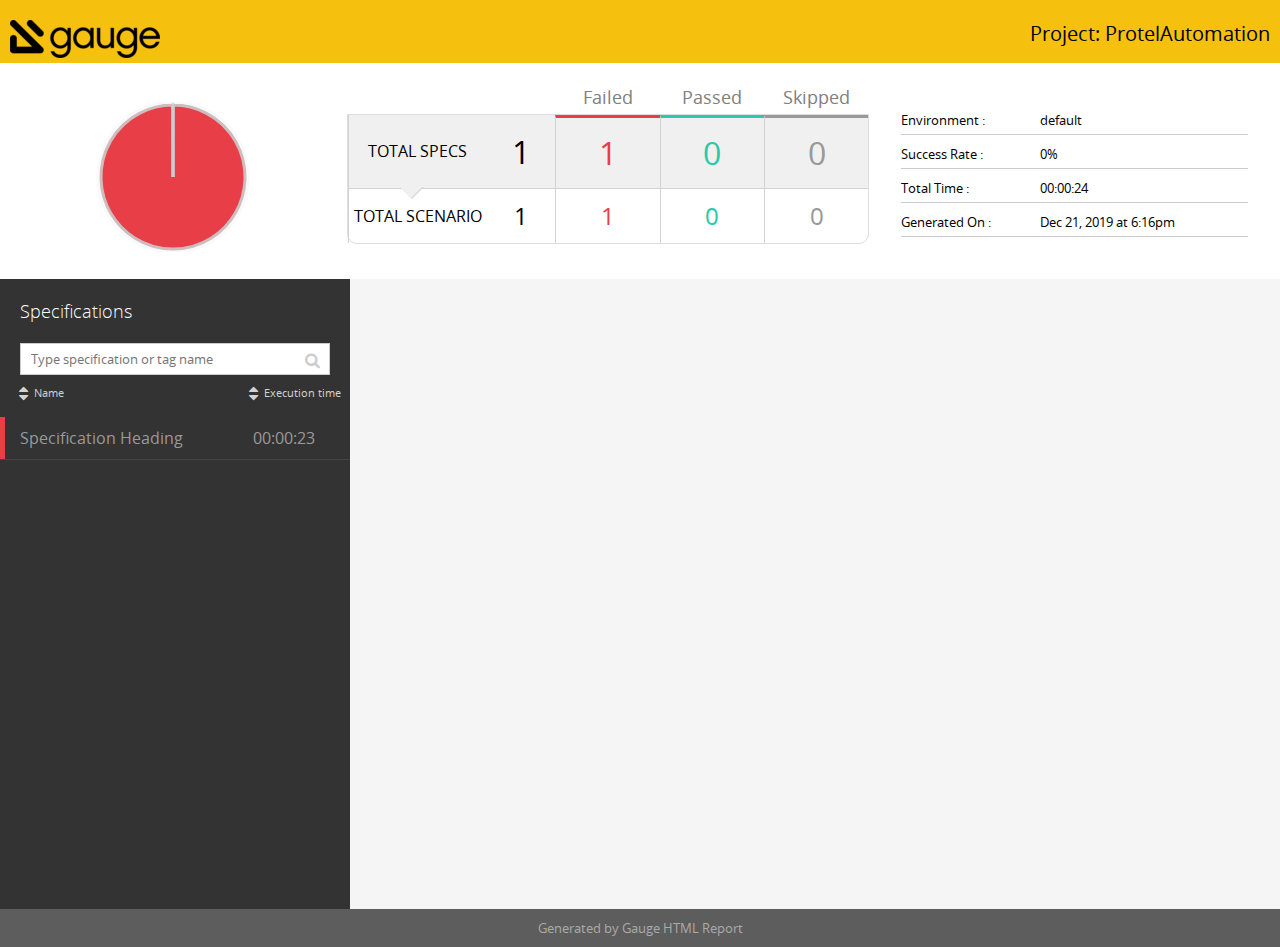
<file: reports/html-report/index.html>
<!doctype html>
<html>
<head>
    <meta http-equiv="X-UA-Compatible" content="IE=9; IE=8; IE=7; IE=EDGE"/>
    <meta charset="utf-8"/>
    <title>Gauge Test Results</title>
    <link rel="shortcut icon" type="image/x-icon" href="images/favicon.ico">
    <link rel="stylesheet" type="text/css" href="css/open-sans.css">
    <link rel="stylesheet" type="text/css" href="css/font-awesome.css">
    <link rel="stylesheet" type="text/css" href="css/normalize.css"/>
    <link rel="stylesheet" type="text/css" href="css/style.css"/>
</head>
<body>
<header class="top">
    <div class="header">
        <div class="container">
            <div class="logo">
                <a href="."><img src="images/gaugeLogo.png" alt="Report logo"></a>
            </div>
            <h2 class="project">Project: ProtelAutomation</h2>
        </div>
    </div>
</header>
<main class="main-container">
    <div class="container">


        <div class="report-overview">
            <div class="report_chart">
                <div class="chart">
                    <svg id="pie-chart" data-results="1,0,0" data-total="1">
                        <path class="status failed"/>
                        <path class="shadow failed" data-status="failed"><title>Failed: 1/1</title></path>
                        <path class="status passed"/>
                        <path class="shadow passed" data-status="passed"><title>Passed: 0/1</title></path>
                        <path class="status skipped"/>
                        <path class="shadow skipped" data-status="skipped"><title>Skipped: 0/1</title></path>
                    </svg>
                </div>
            </div>
            <div class="report_test-results">
                <div class="report_test-result specs">
                    <div class="total-specs" title="Filter all specs"><span class="txt">Total specs</span><span
                            class="value">1</span></div>
                    <div class="fail spec-filter" data-status="failed" title="Filter failed specs"><span
                            class="value">1</span></div>
                    <div class="pass spec-filter" data-status="passed" title="Filter passed specs"><span
                            class="value">0</span></div>
                    <div class="skip spec-filter" data-status="skipped" title="Filter skipped specs"><span
                            class="value">0</span></div>
                </div>
                <div class="report_test-result scenarios">
                    <div class="total-scenarios"><span class="txt">Total scenario</span><span class="value">1</span>
                    </div>
                    <div class="fail scenario-stats" data-status="failed"><span class="value">1</span></div>
                    <div class="pass scenario-stats" data-status="passed"><span class="value">0</span></div>
                    <div class="skip scenario-stats" data-status="skipped"><span class="value">0</span></div>
                </div>
            </div>
            <div class="report_details">
                <ul>
                    <li>
                        <label>Environment </label>
                        <span>default</span>
                    </li>

                    <li>
                        <label>Success Rate </label>
                        <span>0%</span>
                    </li>
                    <li>
                        <label>Total Time </label>
                        <span>00:00:24</span>
                    </li>
                    <li>
                        <label>Generated On </label>
                        <span>Dec 21, 2019 at 6:16pm</span>
                    </li>
                </ul>


            </div>
        </div>


        <div class="specifications">


            <aside class="sidebar">
                <h3 class="title">Specifications</h3>
                <div class="searchbar">
                    <input id="searchSpecifications" placeholder="Type specification or tag name" type="text"/>
                    <i class="fa fa-search"></i>
                </div>
                <div class='specs-sorting'>
                    <div class="sort sort-specs-name" data-sort-by="specs-name"><span class='sort-icons'><i
                            class="fa fa-caret-up"></i><i class="fa fa-caret-down"></i></span><span>Name</span></div>
                    <div class="sort sort-execution-time" data-sort-by="execution-time"><span class='sort-icons'><i
                            class="fa fa-caret-up"></i><i
                            class="fa fa-caret-down"></i></span><span>Execution time</span></div>
                </div>
                <div id="listOfSpecifications">
                    <ul id="scenarios" class="spec-list">

                        <a href="specs/Login.html">

                            <li class='failed spec-name'>

                                <span id="scenarioName" class="scenarioname">Specification Heading</span>
                                <span id="time" class="time">00:00:23</span>
                            </li>
                        </a>

                    </ul>
                </div>
            </aside>


        </div>
    </div>
</main>

<footer class="footer">
    <div class="container">
        <p>Generated by Gauge HTML Report</p>
    </div>
</footer>


<script type="text/javascript">
    var loadingImage = "images/loading.gif";
    var closeButton = "images/close.gif";
</script>
<script src="js/lightbox.js"></script>
<script src="js/jquery-3.1.0.min.js" type="text/javascript"></script>
<script src="js/auto-complete.min.js" type="text/javascript"></script>
<script src="js/clipboard.min.js" type="text/javascript"></script>
<script src="js/search_index.js" type="text/javascript"></script>
<script src="js/main.js" type="text/javascript"></script>
</body>
</html>
</file>
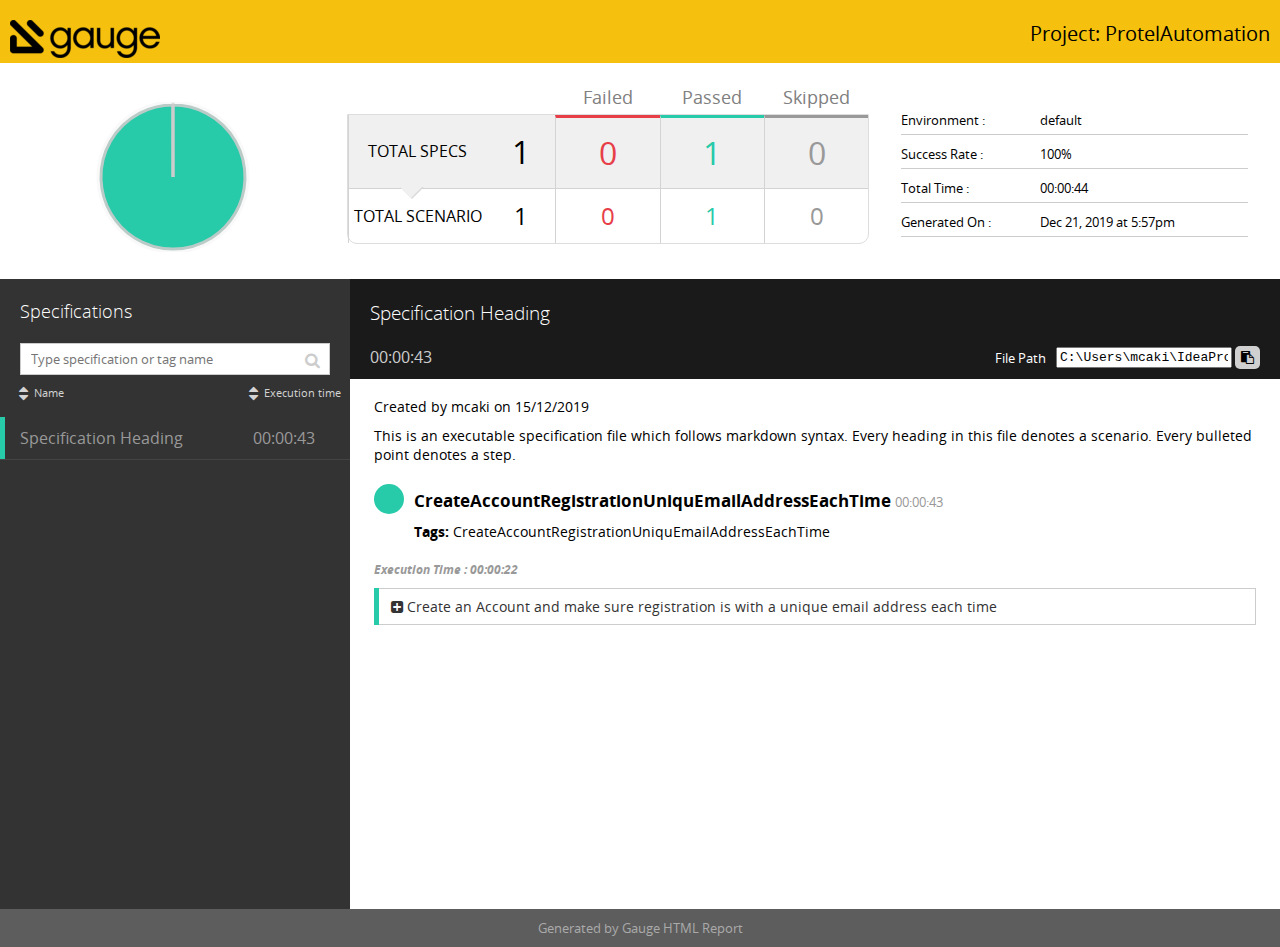
<file: reports/html-report/specs/CreateAccount.html>
<!doctype html>
<html>
<head>
    <meta http-equiv="X-UA-Compatible" content="IE=9; IE=8; IE=7; IE=EDGE"/>
    <meta charset="utf-8"/>
    <title>Gauge Test Results</title>
    <link rel="shortcut icon" type="image/x-icon" href="../images/favicon.ico">
    <link rel="stylesheet" type="text/css" href="../css/open-sans.css">
    <link rel="stylesheet" type="text/css" href="../css/font-awesome.css">
    <link rel="stylesheet" type="text/css" href="../css/normalize.css"/>
    <link rel="stylesheet" type="text/css" href="../css/style.css"/>
</head>
<body>
<header class="top">
    <div class="header">
        <div class="container">
            <div class="logo">
                <a href=".."><img src="../images/gaugeLogo.png" alt="Report logo"></a>
            </div>
            <h2 class="project">Project: ProtelAutomation</h2>
        </div>
    </div>
</header>
<main class="main-container">
    <div class="container">


        <div class="report-overview">
            <div class="report_chart">
                <div class="chart">
                    <svg id="pie-chart" data-results="0,1,0" data-total="1">
                        <path class="status failed"/>
                        <path class="shadow failed" data-status="failed"><title>Failed: 0/1</title></path>
                        <path class="status passed"/>
                        <path class="shadow passed" data-status="passed"><title>Passed: 1/1</title></path>
                        <path class="status skipped"/>
                        <path class="shadow skipped" data-status="skipped"><title>Skipped: 0/1</title></path>
                    </svg>
                </div>
            </div>
            <div class="report_test-results">
                <div class="report_test-result specs">
                    <div class="total-specs" title="Filter all specs"><span class="txt">Total specs</span><span
                            class="value">1</span></div>
                    <div class="fail spec-filter" data-status="failed" title="Filter failed specs"><span
                            class="value">0</span></div>
                    <div class="pass spec-filter" data-status="passed" title="Filter passed specs"><span
                            class="value">1</span></div>
                    <div class="skip spec-filter" data-status="skipped" title="Filter skipped specs"><span
                            class="value">0</span></div>
                </div>
                <div class="report_test-result scenarios">
                    <div class="total-scenarios"><span class="txt">Total scenario</span><span class="value">1</span>
                    </div>
                    <div class="fail scenario-stats" data-status="failed"><span class="value">0</span></div>
                    <div class="pass scenario-stats" data-status="passed"><span class="value">1</span></div>
                    <div class="skip scenario-stats" data-status="skipped"><span class="value">0</span></div>
                </div>
            </div>
            <div class="report_details">
                <ul>
                    <li>
                        <label>Environment </label>
                        <span>default</span>
                    </li>

                    <li>
                        <label>Success Rate </label>
                        <span>100%</span>
                    </li>
                    <li>
                        <label>Total Time </label>
                        <span>00:00:44</span>
                    </li>
                    <li>
                        <label>Generated On </label>
                        <span>Dec 21, 2019 at 5:57pm</span>
                    </li>
                </ul>


            </div>
        </div>


        <div class="specifications">


            <aside class="sidebar">
                <h3 class="title">Specifications</h3>
                <div class="searchbar">
                    <input id="searchSpecifications" placeholder="Type specification or tag name" type="text"/>
                    <i class="fa fa-search"></i>
                </div>
                <div class='specs-sorting'>
                    <div class="sort sort-specs-name" data-sort-by="specs-name"><span class='sort-icons'><i
                            class="fa fa-caret-up"></i><i class="fa fa-caret-down"></i></span><span>Name</span></div>
                    <div class="sort sort-execution-time" data-sort-by="execution-time"><span class='sort-icons'><i
                            class="fa fa-caret-up"></i><i
                            class="fa fa-caret-down"></i></span><span>Execution time</span></div>
                </div>
                <div id="listOfSpecifications">
                    <ul id="scenarios" class="spec-list">

                        <a href="CreateAccount.html">

                            <li class='passed spec-name'>

                                <span id="scenarioName" class="scenarioname">Specification Heading</span>
                                <span id="time" class="time">00:00:43</span>
                            </li>
                        </a>

                    </ul>
                </div>
            </aside>


            <div id="specificationContainer" class="details">
                <header class="curr-spec">
                    <div class="spec-head-wrapper">
                        <h3 class="spec-head"
                            title="C:\Users\mcaki\IdeaProjects\ProtelAutomation\specs\CreateAccount.spec">Specification
                            Heading</h3>
                        <div class="hidden report_test-results" alt="Scenarios" title="Scenarios">
                            <ul>
                                <li class="fail"><span class="value">0</span><span class="txt">Failed</span></li>
                                <li class="pass"><span class="value">1</span><span class="txt">Passed</span></li>
                                <li class="skip"><span class="value">0</span><span class="txt">Skipped</span></li>
                            </ul>
                        </div>
                    </div>
                    <div class="spec-meta">
                        <div class="spec-filename">
                            <label for="specFileName">File Path</label>
                            <input id="specFileName"
                                   value="C:\Users\mcaki\IdeaProjects\ProtelAutomation\specs\CreateAccount.spec"
                                   readonly/>
                            <button class="clipboard-btn" data-clipboard-target="#specFileName"
                                    title="Copy to Clipboard">
                                <i class="fa fa-clipboard" aria-hidden="true" title="Copy to Clipboard"></i>
                            </button>
                        </div>
                        <span class="time">00:00:43</span>
                    </div>


                </header>
                <div id="specItemsContainer">


                    <div class="content">
    
  
  <span><p>Created by mcaki on 15/12/2019</p>

<p>This is an executable specification file which follows markdown syntax.
Every heading in this file denotes a scenario. Every bulleted point denotes a step.</p>
</span>


                        <div class='scenario-container passed'>


                            <div class="scenario-head">
                                <h3 class="head borderBottom">CreateAccountRegistrationUniquEmailAddressEachTime</h3>
                                <span class="time">00:00:43</span>


                                <div class="tags scenario_tags contentSection">
                                    <strong>Tags:</strong>

                                    <span> CreateAccountRegistrationUniquEmailAddressEachTime</span>

                                </div>


                            </div>


                            <div class='step concept'>


                                <h5 class='execution-time'>
                                    <span class='time'>Execution Time : 00:00:22</span>
                                </h5>

                                <div class='step-info passed'>

                                    <ul>
                                        <li class='step'>
                                            <div class='step-txt'>


                                                <i class="fa fa-plus-square" aria-hidden="true"></i>


                                                <span>
        Create an Account and make sure registration is with a unique email address each time
      </span>


                                            </div>

                                        </li>
                                    </ul>
                                </div>
                            </div>
                            <div class='concept-steps'>


                                <div class='step'>


                                    <h5 class='execution-time'>
                                        <span class='time'>Execution Time : 00:00:03</span>
                                    </h5>

                                    <div class='step-info passed'>

                                        <ul>
                                            <li class='step'>
                                                <div class='step-txt'>


  
  

  
  

  
  
  
    
      <span>
        Go to 
      </span>


                                                    <span class='parameter'>"https://generator.email/"</span>


                                                    <span>
         address
      </span>


                                                </div>


                                            </li>
                                        </ul>
                                    </div>
                                </div>


                                <div class='step'>


                                    <h5 class='execution-time'>
                                        <span class='time'>Execution Time : 00:00:00</span>
                                    </h5>

                                    <div class='step-info passed'>

                                        <ul>
                                            <li class='step'>
                                                <div class='step-txt'>


                                                    <span class='parameter'>"EmailDegeri"</span>


                                                    <span>
         degerini getText ile Al
      </span>


                                                </div>


                                            </li>
                                        </ul>
                                    </div>
                                </div>


                                <div class='step'>


                                    <h5 class='execution-time'>
                                        <span class='time'>Execution Time : 00:00:00</span>
                                    </h5>

                                    <div class='step-info passed'>

                                        <ul>
                                            <li class='step'>
                                                <div class='step-txt'>


  
  

  
  

  
  
  
    
      <span>
        Back Page
      </span>


                                                </div>


                                            </li>
                                        </ul>
                                    </div>
                                </div>


                                <div class='step'>


                                    <h5 class='execution-time'>
                                        <span class='time'>Execution Time : 00:00:02</span>
                                    </h5>

                                    <div class='step-info passed'>

                                        <ul>
                                            <li class='step'>
                                                <div class='step-txt'>


  
  

  
  

  
  
  
    
      <span>
        Click to element 
      </span>


                                                    <span class='parameter'>"signIn"</span>


                                                </div>


                                            </li>
                                        </ul>
                                    </div>
                                </div>


                                <div class='step'>


                                    <h5 class='execution-time'>
                                        <span class='time'>Execution Time : 00:00:00</span>
                                    </h5>

                                    <div class='step-info passed'>

                                        <ul>
                                            <li class='step'>
                                                <div class='step-txt'>


                                                    <span class='parameter'>"emailCheck"</span>


                                                    <span>
         li elemana alınan değeri yapıştır
      </span>


                                                </div>


                                            </li>
                                        </ul>
                                    </div>
                                </div>


                                <div class='step'>


                                    <h5 class='execution-time'>
                                        <span class='time'>Execution Time : 00:00:05</span>
                                    </h5>

                                    <div class='step-info passed'>

                                        <ul>
                                            <li class='step'>
                                                <div class='step-txt'>


  
  

  
  

  
  
  
    
      <span>
        Wait 
      </span>


                                                    <span class='parameter'>"5"</span>


                                                    <span>
         seconds
      </span>


                                                </div>


                                            </li>
                                        </ul>
                                    </div>
                                </div>


                                <div class='step'>


                                    <h5 class='execution-time'>
                                        <span class='time'>Execution Time : 00:00:00</span>
                                    </h5>

                                    <div class='step-info passed'>

                                        <ul>
                                            <li class='step'>
                                                <div class='step-txt'>


  
  

  
  

  
  
  
    
      <span>
        Click to element 
      </span>


                                                    <span class='parameter'>"submitEmail"</span>


                                                </div>


                                            </li>
                                        </ul>
                                    </div>
                                </div>


                                <div class='step'>


                                    <h5 class='execution-time'>
                                        <span class='time'>Execution Time : 00:00:01</span>
                                    </h5>

                                    <div class='step-info passed'>

                                        <ul>
                                            <li class='step'>
                                                <div class='step-txt'>


  
  

  
  

  
  
  
    
      <span>
        Wait 
      </span>


                                                    <span class='parameter'>"1"</span>


                                                    <span>
         seconds
      </span>


                                                </div>


                                            </li>
                                        </ul>
                                    </div>
                                </div>


                                <div class='step'>


                                    <h5 class='execution-time'>
                                        <span class='time'>Execution Time : 00:00:01</span>
                                    </h5>

                                    <div class='step-info passed'>

                                        <ul>
                                            <li class='step'>
                                                <div class='step-txt'>


  
  

  
  

  
  
  
    
      <span>
        Click to element 
      </span>


                                                    <span class='parameter'>"Gender"</span>


                                                </div>


                                            </li>
                                        </ul>
                                    </div>
                                </div>


                                <div class='step'>


                                    <h5 class='execution-time'>
                                        <span class='time'>Execution Time : 00:00:00</span>
                                    </h5>

                                    <div class='step-info passed'>

                                        <ul>
                                            <li class='step'>
                                                <div class='step-txt'>


  
  

  
  

  
  
  
    
      <span>
        Write value 
      </span>


                                                    <span class='parameter'>"John "</span>


                                                    <span>
         to element 
      </span>


                                                    <span class='parameter'>"firstName"</span>


                                                </div>


                                            </li>
                                        </ul>
                                    </div>
                                </div>


                                <div class='step'>


                                    <h5 class='execution-time'>
                                        <span class='time'>Execution Time : 00:00:00</span>
                                    </h5>

                                    <div class='step-info passed'>

                                        <ul>
                                            <li class='step'>
                                                <div class='step-txt'>


  
  

  
  

  
  
  
    
      <span>
        Write value 
      </span>


                                                    <span class='parameter'>"S. Dickerson"</span>


                                                    <span>
         to element 
      </span>


                                                    <span class='parameter'>"lasttName"</span>


                                                </div>


                                            </li>
                                        </ul>
                                    </div>
                                </div>


                                <div class='step'>


                                    <h5 class='execution-time'>
                                        <span class='time'>Execution Time : 00:00:00</span>
                                    </h5>

                                    <div class='step-info passed'>

                                        <ul>
                                            <li class='step'>
                                                <div class='step-txt'>


  
  

  
  

  
  
  
    
      <span>
        Write value 
      </span>


                                                    <span class='parameter'>"123456"</span>


                                                    <span>
         to element 
      </span>


                                                    <span class='parameter'>"password"</span>


                                                </div>


                                            </li>
                                        </ul>
                                    </div>
                                </div>


                                <div class='step'>


                                    <h5 class='execution-time'>
                                        <span class='time'>Execution Time : 00:00:00</span>
                                    </h5>

                                    <div class='step-info passed'>

                                        <ul>
                                            <li class='step'>
                                                <div class='step-txt'>


  
  

  
  

  
  
  
    
      <span>
        select date of birth element
      </span>


                                                </div>


                                            </li>
                                        </ul>
                                    </div>
                                </div>


                                <div class='step'>


                                    <h5 class='execution-time'>
                                        <span class='time'>Execution Time : 00:00:00</span>
                                    </h5>

                                    <div class='step-info passed'>

                                        <ul>
                                            <li class='step'>
                                                <div class='step-txt'>


  
  

  
  

  
  
  
    
      <span>
        Click to element 
      </span>


                                                    <span class='parameter'>"Newsletter"</span>


                                                </div>


                                            </li>
                                        </ul>
                                    </div>
                                </div>


                                <div class='step'>


                                    <h5 class='execution-time'>
                                        <span class='time'>Execution Time : 00:00:00</span>
                                    </h5>

                                    <div class='step-info passed'>

                                        <ul>
                                            <li class='step'>
                                                <div class='step-txt'>


  
  

  
  

  
  
  
    
      <span>
        Write value 
      </span>


                                                    <span class='parameter'>"Protel"</span>


                                                    <span>
         to element 
      </span>


                                                    <span class='parameter'>"company"</span>


                                                </div>


                                            </li>
                                        </ul>
                                    </div>
                                </div>


                                <div class='step'>


                                    <h5 class='execution-time'>
                                        <span class='time'>Execution Time : 00:00:01</span>
                                    </h5>

                                    <div class='step-info passed'>

                                        <ul>
                                            <li class='step'>
                                                <div class='step-txt'>


  
  

  
  

  
  
  
    
      <span>
        Write value 
      </span>


                                                    <span class='parameter'>"Esentepe Mahallesi Haberler Sokak No: 12-14 34394 Şişli, İstanbul"</span>


                                                    <span>
         to element 
      </span>


                                                    <span class='parameter'>"address"</span>


                                                </div>


                                            </li>
                                        </ul>
                                    </div>
                                </div>


                                <div class='step'>


                                    <h5 class='execution-time'>
                                        <span class='time'>Execution Time : 00:00:00</span>
                                    </h5>

                                    <div class='step-info passed'>

                                        <ul>
                                            <li class='step'>
                                                <div class='step-txt'>


  
  

  
  

  
  
  
    
      <span>
        Write value 
      </span>


                                                    <span class='parameter'>"Istanbul"</span>


                                                    <span>
         to element 
      </span>


                                                    <span class='parameter'>"city"</span>


                                                </div>


                                            </li>
                                        </ul>
                                    </div>
                                </div>


                                <div class='step'>


                                    <h5 class='execution-time'>
                                        <span class='time'>Execution Time : 00:00:00</span>
                                    </h5>

                                    <div class='step-info passed'>

                                        <ul>
                                            <li class='step'>
                                                <div class='step-txt'>


  
  

  
  

  
  
  
    
      <span>
        select state element
      </span>


                                                </div>


                                            </li>
                                        </ul>
                                    </div>
                                </div>


                                <div class='step'>


                                    <h5 class='execution-time'>
                                        <span class='time'>Execution Time : 00:00:00</span>
                                    </h5>

                                    <div class='step-info passed'>

                                        <ul>
                                            <li class='step'>
                                                <div class='step-txt'>


  
  

  
  

  
  
  
    
      <span>
        Write value 
      </span>


                                                    <span class='parameter'>"34394"</span>


                                                    <span>
         to element 
      </span>


                                                    <span class='parameter'>"postalCode"</span>


                                                </div>


                                            </li>
                                        </ul>
                                    </div>
                                </div>


                                <div class='step'>


                                    <h5 class='execution-time'>
                                        <span class='time'>Execution Time : 00:00:00</span>
                                    </h5>

                                    <div class='step-info passed'>

                                        <ul>
                                            <li class='step'>
                                                <div class='step-txt'>


  
  

  
  

  
  
  
    
      <span>
        Write value 
      </span>


                                                    <span class='parameter'>"Bu deneme testidir"</span>


                                                    <span>
         to element 
      </span>


                                                    <span class='parameter'>"other"</span>


                                                </div>


                                            </li>
                                        </ul>
                                    </div>
                                </div>


                                <div class='step'>


                                    <h5 class='execution-time'>
                                        <span class='time'>Execution Time : 00:00:00</span>
                                    </h5>

                                    <div class='step-info passed'>

                                        <ul>
                                            <li class='step'>
                                                <div class='step-txt'>


  
  

  
  

  
  
  
    
      <span>
        Write value 
      </span>


                                                    <span class='parameter'>"+90 850 333 77 85"</span>


                                                    <span>
         to element 
      </span>


                                                    <span class='parameter'>"phone_mobile"</span>


                                                </div>


                                            </li>
                                        </ul>
                                    </div>
                                </div>


                                <div class='step'>


                                    <h5 class='execution-time'>
                                        <span class='time'>Execution Time : 00:00:02</span>
                                    </h5>

                                    <div class='step-info passed'>

                                        <ul>
                                            <li class='step'>
                                                <div class='step-txt'>


  
  

  
  

  
  
  
    
      <span>
        Click to element 
      </span>


                                                    <span class='parameter'>"submitAccount"</span>


                                                </div>


                                            </li>
                                        </ul>
                                    </div>
                                </div>


                            </div>


                        </div>


                    </div>
                </div>


            </div>


        </div>


    </div>
</main>

<footer class="footer">
    <div class="container">
        <p>Generated by Gauge HTML Report</p>
    </div>
</footer>


<script type="text/javascript">
    var loadingImage = "../images/loading.gif";
    var closeButton = "../images/close.gif";
</script>
<script src="../js/lightbox.js"></script>
<script src="../js/jquery-3.1.0.min.js" type="text/javascript"></script>
<script src="../js/auto-complete.min.js" type="text/javascript"></script>
<script src="../js/clipboard.min.js" type="text/javascript"></script>
<script src="../js/search_index.js" type="text/javascript"></script>
<script src="../js/main.js" type="text/javascript"></script>
</body>
</html>
</file>
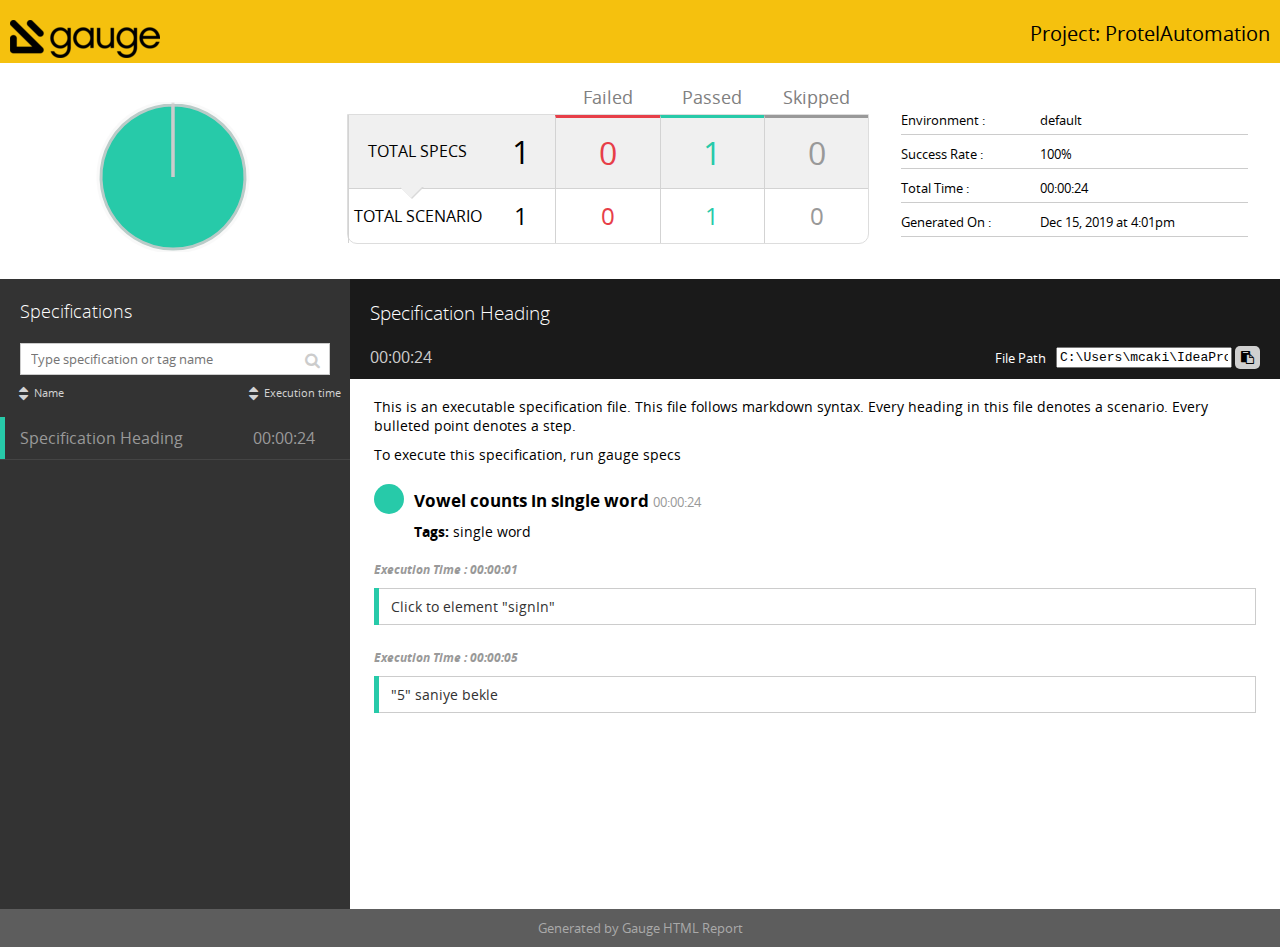
<file: reports/html-report/specs/example.html>
<!doctype html>
<html>
<head>
    <meta http-equiv="X-UA-Compatible" content="IE=9; IE=8; IE=7; IE=EDGE"/>
    <meta charset="utf-8"/>
    <title>Gauge Test Results</title>
    <link rel="shortcut icon" type="image/x-icon" href="../images/favicon.ico">
    <link rel="stylesheet" type="text/css" href="../css/open-sans.css">
    <link rel="stylesheet" type="text/css" href="../css/font-awesome.css">
    <link rel="stylesheet" type="text/css" href="../css/normalize.css"/>
    <link rel="stylesheet" type="text/css" href="../css/style.css"/>
</head>
<body>
<header class="top">
    <div class="header">
        <div class="container">
            <div class="logo">
                <a href=".."><img src="../images/gaugeLogo.png" alt="Report logo"></a>
            </div>
            <h2 class="project">Project: ProtelAutomation</h2>
        </div>
    </div>
</header>
<main class="main-container">
    <div class="container">


        <div class="report-overview">
            <div class="report_chart">
                <div class="chart">
                    <svg id="pie-chart" data-results="0,1,0" data-total="1">
                        <path class="status failed"/>
                        <path class="shadow failed" data-status="failed"><title>Failed: 0/1</title></path>
                        <path class="status passed"/>
                        <path class="shadow passed" data-status="passed"><title>Passed: 1/1</title></path>
                        <path class="status skipped"/>
                        <path class="shadow skipped" data-status="skipped"><title>Skipped: 0/1</title></path>
                    </svg>
                </div>
            </div>
            <div class="report_test-results">
                <div class="report_test-result specs">
                    <div class="total-specs" title="Filter all specs"><span class="txt">Total specs</span><span
                            class="value">1</span></div>
                    <div class="fail spec-filter" data-status="failed" title="Filter failed specs"><span
                            class="value">0</span></div>
                    <div class="pass spec-filter" data-status="passed" title="Filter passed specs"><span
                            class="value">1</span></div>
                    <div class="skip spec-filter" data-status="skipped" title="Filter skipped specs"><span
                            class="value">0</span></div>
                </div>
                <div class="report_test-result scenarios">
                    <div class="total-scenarios"><span class="txt">Total scenario</span><span class="value">1</span>
                    </div>
                    <div class="fail scenario-stats" data-status="failed"><span class="value">0</span></div>
                    <div class="pass scenario-stats" data-status="passed"><span class="value">1</span></div>
                    <div class="skip scenario-stats" data-status="skipped"><span class="value">0</span></div>
                </div>
            </div>
            <div class="report_details">
                <ul>
                    <li>
                        <label>Environment </label>
                        <span>default</span>
                    </li>

                    <li>
                        <label>Success Rate </label>
                        <span>100%</span>
                    </li>
                    <li>
                        <label>Total Time </label>
                        <span>00:00:24</span>
                    </li>
                    <li>
                        <label>Generated On </label>
                        <span>Dec 15, 2019 at 4:01pm</span>
                    </li>
                </ul>


            </div>
        </div>


        <div class="specifications">


            <aside class="sidebar">
                <h3 class="title">Specifications</h3>
                <div class="searchbar">
                    <input id="searchSpecifications" placeholder="Type specification or tag name" type="text"/>
                    <i class="fa fa-search"></i>
                </div>
                <div class='specs-sorting'>
                    <div class="sort sort-specs-name" data-sort-by="specs-name"><span class='sort-icons'><i
                            class="fa fa-caret-up"></i><i class="fa fa-caret-down"></i></span><span>Name</span></div>
                    <div class="sort sort-execution-time" data-sort-by="execution-time"><span class='sort-icons'><i
                            class="fa fa-caret-up"></i><i
                            class="fa fa-caret-down"></i></span><span>Execution time</span></div>
                </div>
                <div id="listOfSpecifications">
                    <ul id="scenarios" class="spec-list">

                        <a href="example.html">

                            <li class='passed spec-name'>

                                <span id="scenarioName" class="scenarioname">Specification Heading</span>
                                <span id="time" class="time">00:00:24</span>
                            </li>
                        </a>

                    </ul>
                </div>
            </aside>


            <div id="specificationContainer" class="details">
                <header class="curr-spec">
                    <div class="spec-head-wrapper">
                        <h3 class="spec-head" title="C:\Users\mcaki\IdeaProjects\ProtelAutomation\specs\example.spec">
                            Specification Heading</h3>
                        <div class="hidden report_test-results" alt="Scenarios" title="Scenarios">
                            <ul>
                                <li class="fail"><span class="value">0</span><span class="txt">Failed</span></li>
                                <li class="pass"><span class="value">1</span><span class="txt">Passed</span></li>
                                <li class="skip"><span class="value">0</span><span class="txt">Skipped</span></li>
                            </ul>
                        </div>
                    </div>
                    <div class="spec-meta">
                        <div class="spec-filename">
                            <label for="specFileName">File Path</label>
                            <input id="specFileName"
                                   value="C:\Users\mcaki\IdeaProjects\ProtelAutomation\specs\example.spec" readonly/>
                            <button class="clipboard-btn" data-clipboard-target="#specFileName"
                                    title="Copy to Clipboard">
                                <i class="fa fa-clipboard" aria-hidden="true" title="Copy to Clipboard"></i>
                            </button>
                        </div>
                        <span class="time">00:00:24</span>
                    </div>


                </header>
                <div id="specItemsContainer">


                    <div class="content">
    
  
  <span><p>This is an executable specification file. This file follows markdown syntax.
Every heading in this file denotes a scenario. Every bulleted point denotes a step.</p>

<p>To execute this specification, run
    gauge specs</p>
</span>


                        <div class='scenario-container passed'>


                            <div class="scenario-head">
                                <h3 class="head borderBottom">Vowel counts in single word</h3>
                                <span class="time">00:00:24</span>


                                <div class="tags scenario_tags contentSection">
                                    <strong>Tags:</strong>

                                    <span> single word</span>

                                </div>


                            </div>


                            <span></span>


                            <div class='step'>


                                <h5 class='execution-time'>
                                    <span class='time'>Execution Time : 00:00:01</span>
                                </h5>

                                <div class='step-info passed'>

                                    <ul>
                                        <li class='step'>
                                            <div class='step-txt'>


  
  

  
  

  
  
  
    
      <span>
        Click to element 
      </span>


                                                <span class='parameter'>"signIn"</span>


                                            </div>


                                        </li>
                                    </ul>
                                </div>
                            </div>


                            <div class='step'>


                                <h5 class='execution-time'>
                                    <span class='time'>Execution Time : 00:00:05</span>
                                </h5>

                                <div class='step-info passed'>

                                    <ul>
                                        <li class='step'>
                                            <div class='step-txt'>


                                                <span class='parameter'>"5"</span>


                                                <span>
         saniye bekle
      </span>


                                            </div>


                                        </li>
                                    </ul>
                                </div>
                            </div>


                        </div>


                    </div>
                </div>


            </div>


        </div>


    </div>
</main>

<footer class="footer">
    <div class="container">
        <p>Generated by Gauge HTML Report</p>
    </div>
</footer>


<script type="text/javascript">
    var loadingImage = "../images/loading.gif";
    var closeButton = "../images/close.gif";
</script>
<script src="../js/lightbox.js"></script>
<script src="../js/jquery-3.1.0.min.js" type="text/javascript"></script>
<script src="../js/auto-complete.min.js" type="text/javascript"></script>
<script src="../js/clipboard.min.js" type="text/javascript"></script>
<script src="../js/search_index.js" type="text/javascript"></script>
<script src="../js/main.js" type="text/javascript"></script>
</body>
</html>
</file>
<file: reports/html-report/css/open-sans.css>
/* BEGIN Light */
@font-face {
    font-family: 'Open Sans';
    src: url("../fonts/open-sans/Light/OpenSans-Light.eot?v=1.1.0");
    src: url("../fonts/open-sans/Light/OpenSans-Light.eot?#iefix&v=1.1.0") format("embedded-opentype"), url("../fonts/open-sans/Light/OpenSans-Light.woff2?v=1.1.0") format("woff2"), url("../fonts/open-sans/Light/OpenSans-Light.woff?v=1.1.0") format("woff"), url("../fonts/open-sans/Light/OpenSans-Light.ttf?v=1.1.0") format("truetype"), url("../fonts/open-sans/Light/OpenSans-Light.svg?v=1.1.0#Light") format("svg");
    font-weight: 300;
    font-style: normal;
}

/* END Light */
/* BEGIN Regular */
@font-face {
    font-family: 'Open Sans';
    src: url("../fonts/open-sans/Regular/OpenSans-Regular.eot?v=1.1.0");
    src: url("../fonts/open-sans/Regular/OpenSans-Regular.eot?#iefix&v=1.1.0") format("embedded-opentype"), url("../fonts/open-sans/Regular/OpenSans-Regular.woff2?v=1.1.0") format("woff2"), url("../fonts/open-sans/Regular/OpenSans-Regular.woff?v=1.1.0") format("woff"), url("../fonts/open-sans/Regular/OpenSans-Regular.ttf?v=1.1.0") format("truetype"), url("../fonts/open-sans/Regular/OpenSans-Regular.svg?v=1.1.0#Regular") format("svg");
    font-weight: normal;
    font-style: normal;
}

/* END Regular */
/* BEGIN Italic */
@font-face {
    font-family: 'Open Sans';
    src: url("../fonts/open-sans/Italic/OpenSans-Italic.eot?v=1.1.0");
    src: url("../fonts/open-sans/Italic/OpenSans-Italic.eot?#iefix&v=1.1.0") format("embedded-opentype"), url("../fonts/open-sans/Italic/OpenSans-Italic.woff2?v=1.1.0") format("woff2"), url("../fonts/open-sans/Italic/OpenSans-Italic.woff?v=1.1.0") format("woff"), url("../fonts/open-sans/Italic/OpenSans-Italic.ttf?v=1.1.0") format("truetype"), url("../fonts/open-sans/Italic/OpenSans-Italic.svg?v=1.1.0#Italic") format("svg");
    font-weight: normal;
    font-style: italic;
}

/* END Italic */
/* BEGIN Bold */
@font-face {
    font-family: 'Open Sans';
    src: url("../fonts/open-sans/Bold/OpenSans-Bold.eot?v=1.1.0");
    src: url("../fonts/open-sans/Bold/OpenSans-Bold.eot?#iefix&v=1.1.0") format("embedded-opentype"), url("../fonts/open-sans/Bold/OpenSans-Bold.woff2?v=1.1.0") format("woff2"), url("../fonts/open-sans/Bold/OpenSans-Bold.woff?v=1.1.0") format("woff"), url("../fonts/open-sans/Bold/OpenSans-Bold.ttf?v=1.1.0") format("truetype"), url("../fonts/open-sans/Bold/OpenSans-Bold.svg?v=1.1.0#Bold") format("svg");
    font-weight: bold;
    font-style: normal;
}

/* END Bold */
/* BEGIN Bold Italic */
@font-face {
    font-family: 'Open Sans';
    src: url("../fonts/open-sans/BoldItalic/OpenSans-BoldItalic.eot?v=1.1.0");
    src: url("../fonts/open-sans/BoldItalic/OpenSans-BoldItalic.eot?#iefix&v=1.1.0") format("embedded-opentype"), url("../fonts/open-sans/BoldItalic/OpenSans-BoldItalic.woff2?v=1.1.0") format("woff2"), url("../fonts/open-sans/BoldItalic/OpenSans-BoldItalic.woff?v=1.1.0") format("woff"), url("../fonts/open-sans/BoldItalic/OpenSans-BoldItalic.ttf?v=1.1.0") format("truetype"), url("../fonts/open-sans/BoldItalic/OpenSans-BoldItalic.svg?v=1.1.0#BoldItalic") format("svg");
    font-weight: bold;
    font-style: italic;
}

/* END Bold Italic */
</file>
<file: reports/html-report/css/style.css>
/*Copyright 2015 ThoughtWorks, Inc.*/
/*This file is part of getgauge/html-report.*/
/*getgauge/html-report is free software: you can redistribute it and/or modify*/
/*it under the terms of the GNU General Public License as published by*/
/*the Free Software Foundation, either version 3 of the License, or*/
/*(at your option) any later version.*/
/*getgauge/html-report is distributed in the hope that it will be useful,*/
/*but WITHOUT ANY WARRANTY; without even the implied warranty of*/
/*MERCHANTABILITY or FITNESS FOR A PARTICULAR PURPOSE.  See the*/
/*GNU General Public License for more details.*/
/*You should have received a copy of the GNU General Public License*/
/*along with getgauge/html-report.  If not, see <http://www.gnu.org/licenses/>.*/

* {
    box-sizing: border-box;
}

:root {
    --fail-color: #e73e48;
    --pass-color: #27caa9;
    --skip-color: #999999
}

body {
    font-family: 'Open Sans', sans-serif;
    font-size: 16px;
    font-weight: 400;
    margin: 0;
    padding: 0;
    outline: 0;
    background: #5d5d5d;
}

p {
    margin: 10px 0;
}

blockquote {
    font-style: italic;
    border-left: 0.25rem solid #333;
    margin-left: 0;
    padding-left: 1rem;
}

.container {
    margin: 0 auto;
    background: #fff;
    padding-top: 1rem;
}

.container:after {
    content: "";
    display: table;
    clear: both;
}

header.top {
    background: #f5c10e;
}

header.top:after {
    content: "";
    display: table;
    clear: both;
}

header.top .container {
    background: inherit;
}

header.top .container {
    padding-top: 10px;
    display: flex;
    flex-direction: column;
}

header.top .logo {
    float: none;
    margin: 10px 10px 0 10px;
}

header.top .project {
    float: none;
    margin: 0 10px 10px 10px;
    text-align: left;
    font-size: 1rem;
    font-weight: 400;
}

.value {
    text-align: left;
    font-size: 2rem;
}

.report-overview {
    display: -webkit-box;
    display: -webkit-flex;
    display: -ms-flexbox;
    display: flex;
    -webkit-box-align: center;
    -webkit-align-items: center;
    -ms-flex-align: center;
    align-items: center;
    flex-direction: column;
}

.report-overview:after {
    content: "";
    display: table;
    clear: both;
}

.report-overview > div {
    flex: 1;
}

.report-overview .report_test-results {
    flex: 1.5;
}

.report_chart {
    display: -webkit-box;
    display: -webkit-flex;
    display: -ms-flexbox;
    display: flex;
    -webkit-box-align: center;
    -webkit-align-items: center;
    -ms-flex-align: center;
    align-items: center;
    flex-direction: column;
    width: 100%;
}

.report_chart > div {
    float: none;
}

.report_chart .chart {
    width: 100%;
    padding-left: 0;
    text-align: center;
    display: none;
}

.report_test-result.scenarios .total-specs .value, .report_test-result.scenarios .value {
    font-size: 1.5rem;
    text-align: center;
}

.report_test-result .total-specs span,
.report_test-results ul,
.report_test-results .value {
    text-align: center;
    display: block;
}

.txt {
    text-align: right;
    text-transform: uppercase;
    display: block;
}

.report_test-results {
    width: 100%;
    position: relative;
}

.report_test-results ul {
    list-style-type: none;
    margin: 0;
    padding: 0;
}

.report-overview .report_test-results ul li {
    padding: 0.75rem;
    margin: 1rem 0.25rem;
}

.report-overview .report_test-results ul li,
.report_test-result .total-specs {
    display: inline-block;
    cursor: pointer;
    /*background-color: #f9f9f9;*/
    transition: background-color 0.75s;
}

.report_details {
    width: 100%;
    margin: 10px 0 0 0;
    padding: 10px;
}

.report_details ul {
    list-style-type: none;
    margin: 0;
    padding: 0;
    display: flex;
    flex-direction: column;
}

.report_details ul > li {
    display: flex;
    flex-direction: row;
}

.report_details .suite_messages {
    overflow-y: scroll;
    max-height: 100px;
    background-color: #ccc;
    font-family: Courier New;
}

.report_details .suite_messages .message_separator {
    text-align: center;
}

.report_details .suite_messages .step-message {
    padding: 0px 0px 0px 10px;
}

.report_details .suite_messages .step-message p:before {
    content: "$";
    padding-right: 5px;
    font-weight: bold;
}

.report_details .suite_screenshots {
    overflow-y: scroll;
    max-height: 100px;
    background-color: #ccc;
}

.report_details label, .report_details span {
    margin-bottom: 10px;
    font-size: 0.8rem;
}

.report_details label {
    clear: both;
    text-align: right;
    padding-right: 10px;
    width: 50%;
}

.report_details label:after {
    content: ":";
}

.report_details span {
    position: relative;
    margin-left: 0;
    text-align: left;
    flex-grow: 1;
}

.report_details span,
.report_details label {
    padding-bottom: 5px;
    border-bottom: 1px solid #cccccc;
}

.fail .value {
    color: var(--fail-color);
}

.pass .value {
    color: var(--pass-color);
}

.skip .value {
    color: var(--skip-color);
}

.specifications {
    background: #f5f5f5;
    display: -webkit-box;
    display: -webkit-flex;
    display: -ms-flexbox;
    display: flex;
    flex-direction: column;
}

.specifications:after {
    content: "";
    display: table;
    clear: both;
}

.specifications .sidebar {
    background: #333333;
    color: #fff;
    width: 100%;
}

#listOfSpecifications {
    max-height: 8rem;
    overflow: scroll;
    overflow-x: hidden;
}

.specifications .title {
    font-weight: 300;
    font-size: 1.125rem;
    margin: 20px 20px 10px;
    color: #fff;
    display: none;
}

.specifications .searchbar {
    position: relative;
    padding: 10px 20px;
}

.specifications .searchbar input[type=text] {
    width: 100%;
    display: block;
    line-height: 30px;
    padding: 0 40px 0 10px;
    font-size: 0.8rem;
    color: #333333;
}

.specifications .searchbar .fa {
    position: absolute;
    color: #cccccc;
    right: 30px;
    top: 20px;
}

.spec-screenshot-container {
    max-width: 16.66%;
    max-height: 16.66%;
}

.spec-list {
    list-style-type: none;
    margin: 0;
    padding: 0;
}

.spec-list li {
    width: 100%;
    padding: 10px 20px;
    border-bottom: 1px solid #444;
    color: #999999;
    position: relative;
    -webkit-transition: all 0.3s ease;
    transition: all 0.3s ease;
    background: transparent;
    cursor: pointer;
}

.spec-list li:after {
    content: "";
    display: table;
    clear: both;
}

.spec-list li .scenarioname {
    float: left;
    width: 75%;
    padding-right: 0.5rem;
    overflow: hidden;
    text-overflow: ellipsis;
}

.spec-list li .scenarioname:hover {
    overflow-wrap: break-word;
    overflow: visible;
}

.spec-list li .time {
    width: 25%;
    float: right;
}

.spec-list li.selected, .spec-list li:hover {
    background: #1a1a1a;
    color: #fff;
    -webkit-transition: all 0.3s ease;
    transition: all 0.3s ease;
}

.spec-list li.passed:before {
    content: "";
    width: 5px;
    height: 100%;
    background: #27caa9;
    position: absolute;
    left: 0;
    top: 0;
}

.spec-list li.failed:before {
    content: "";
    width: 5px;
    height: 100%;
    background: #e73e48;
    position: absolute;
    left: 0;
    top: 0;
}

.spec-list li.skipped:before {
    content: "";
    width: 5px;
    height: 100%;
    background: #cccccc;
    position: absolute;
    left: 0;
    top: 0;
}

.spec-list li.errored:before {
    content: "";
    width: 5px;
    height: 100%;
    background: #f00;
    position: absolute;
    left: 0;
    top: 0;
}

.spec-list li.selected:before {
    content: "";
    width: 10px;
    -webkit-transition: all 0.2s ease;
    transition: all 0.2s ease;
}

#specificationContainer {
    border-top: 0.25rem solid #cccccc;
}

.details {
    -webkit-flex-grow: 1;
    -moz-flex-grow: 1;
    flex-grow: 1;
    padding: 0 0px 50px 0;
    background-color: #ffffff;
}

.details:after {
    content: "";
    display: table;
    clear: both;
}

.details .content {
    padding: 0.5rem;
    background: #fff;
    font-size: 0.9rem;
}

.details .content:after {
    content: "";
    display: table;
    clear: both;
}

.details table {
    border-collapse: collapse;
    border: 1px solid #cccccc;
    border-bottom: 0;
    border-right: 0;
    min-width: 25%;
}

.details table td, .details table th {
    border-bottom: 1px solid #cccccc;
    border-right: 1px solid #cccccc;
    padding: 10px;
}

.details table th {
    background: #cccccc;
}

.details .data-table {
    border-collapse: collapse;
    border: 1px solid #cccccc;
    border-bottom: 0;
    border-right: 0;
    margin-bottom: 1.75rem;
}

.details .data-table td {
    color: #000000;
    border-bottom: none;
    border-right: none;
    padding: 0.5rem 1rem;
    cursor: pointer;
    opacity: 0.75;
}

.data-table tr.passed td {
    background-color: #27CAA9;
}

.data-table tr.failed td {
    background-color: #E73E48;
    color: #ffffff;
}

.data-table tr.skipped td {
    background-color: #999999;
    color: #000000;
}

.data-table tr.selected td {
    opacity: 1;
}

.data-table tr.selected td:first-child {
    border-left: 4px solid #0085C9;
}

.data-table tr:hover td {
    opacity: 0.9;
}

.curr-spec {
    padding: 10px 20px;
    color: #fff;
    background: #1a1a1a;
}

.curr-spec:after {
    content: "";
    display: table;
    clear: both;
}

.curr-spec .spec-head {
    margin: 10px 20px 10px 0;
    font-weight: 300;
    font-size: 1.5rem;
}

.curr-spec .time {
    font-size: 1rem;
    margin-top: 20px;
    color: #cccccc;
    float: left;
}

.curr-spec .tags {
    clear: both;
    color: #cccccc;
}

.curr-spec .tags strong {
    color: #fff;
    font-size: 0.8rem;
}

/* TODO: remove class curr-spec */
.curr-spec .tags span:last-child:after {
    content: "";
}

/* TODO: remove class curr-spec */
.curr-spec .tags span:after {
    content: ",";
}

.curr-spec p {
    margin: 0 0 10px 0;
}

.scenario-container {
    background: #fff;
    margin: 20px 0;
    position: relative;
    padding-bottom: 1px;
}

.scenario-container.passed:before {
    content: "";
    width: 30px;
    height: 30px;
    border-radius: 50%;
    background: #27caa9;
    display: block;
    position: absolute;
}

.scenario-container.failed:before {
    content: "";
    width: 30px;
    height: 30px;
    border-radius: 50%;
    background: #e73e48;
    display: block;
    position: absolute;
}

.scenario-container.skipped:before {
    content: "";
    width: 30px;
    height: 30px;
    border-radius: 50%;
    background: #a1a1a1;
    display: block;
    position: absolute;
}

.scenario-container .passed {
    position: relative;
}

.scenario-container .passed:before {
    content: "";
    width: 5px;
    height: 100%;
    background: #27caa9;
    position: absolute;
    left: 0;
    top: 0;
}

.scenario-container .passed ul {
    list-style-type: none;
    margin: 0;
    padding: 0;
}

.scenario-container .failed {
    position: relative;
}

.scenario-container .failed:before {
    content: "";
    width: 5px;
    height: 100%;
    background: #e73e48;
    position: absolute;
    left: 0;
    top: 0;
}

.scenario-container .not-executed {
    border-left: 5px solid #a1a1a1;
    margin-top: 20px;
}

.scenario-container .not-executed .step {
    color: #a1a1a1;
}

.scenario-head {
    margin-left: 40px;
    margin-bottom: 20px;
}

.scenario-head .head {
    margin: 5px 0 10px 0;
    display: inline-block;
}

.scenario-head .time {
    display: inline-block;
    font-size: 0.8rem;
    color: #999999;
}

.scenario-head .tags {
    margin: 0 0 10px 0;
}

.step {
    list-style-type: none;
    margin: 0;
    padding: 0;
    color: #333333;
}

.step ul {
    list-style-type: none;
    margin: 0;
    padding: 0;
}

.step li {
    padding: 0.5rem;
    border: 1px solid #cccccc;
    margin-bottom: 10px;
}

.step li:last-child {
    margin-bottom: 0;
}

.step li:first-child {
    margin-top: 10px;
}

.step li.pass {
    border-left: 5px solid #27caa9;
}

.step li.fail {
    border-left: 5px solid #e73e48;
}

.step li.skip {
    border-left: 5px solid #cccccc;
}

.step.context li {
    border: 1px dashed #cccccc;
}

#specificationContainer h2 {
    margin-bottom: 10px;
}

.errored {
    background-color: #ffda8b;
}

.context-step li {
    font-style: italic;
    border: 1px dashed #cccccc;
}

input[type='text'] {
    background-color: #fff;
    border: 1px solid #ccc;
    padding: 5px;
}

input[type='text']:focus {
    box-shadow: 0 0 0px rgba(0, 0, 0, 0.5) inset;
    background-color: white !important;
}

.congratulations, .spec-click {
    font-size: 1.5rem;
    text-align: center;
    display: block;
    padding-top: 50px;
}

.congratulations .green {
    background-color: #27caa9;
    color: #ffffff;
    font-size: 1.75rem;
    padding: 0.3rem;
}

.spec-click {
    background: #ffffff url("../images/leftarrow.png") no-repeat scroll 17% 75%;
}

#listOfSpecifications .errored {
    border-left: 10px solid #ffbf37;
    background-color: lightgray;
}

.concept-steps {
    border-left: 2px dashed #eee;
    padding-left: 20px;
    display: none
}

.not-executed li {
    background: #fff;
}

.skipped {
    background-color: #ececec;
}

.inline-table {
    margin: 10px 0px;
}

.inline-table td {
    background-color: #fff;
}


footer .container {
    background: transparent;
    text-align: center;
    padding: 10px;
}

footer p {
    margin: 0;
    color: #aaaaaa;
    font-size: 0.8rem;
}

.exception-container {
    display: flex;
    flex-direction: column;
}

.exception-container .exception {
    flex-grow: 1;
    min-width: 60%;
}

.stacktrace {
    max-width: 100%;
}

.error {
    width: 100%;
}

.screenshot-container {
    position: relative;
}

.screenshot-container img {
    max-width: 50%;
}

.execution-time {
    margin: 10px 0 5px 0;
    color: #999999;
    font-style: italic;
}

.nvtooltip {
    position: absolute;
    background-color: rgba(255, 255, 255, 0.8);
    margin-top: -40px;
    padding: 10px;
    border: 1px solid #cecece;
}

.nvtooltip h3 {
    font-size: 1rem;
    /*line-height: 24px;*/
    margin: 0;
    font-weight: bold;
}

.failure_container {
    margin: 20px 0;
}

.error-container {
    padding: 20px;
    border-top: 1px solid #e73e48;
    border-bottom: 1px solid #e73e48;
    border-left: 5px solid #e73e48;
    font-size: 0.9rem;
    margin: 20px 0;
    position: relative;
}

.toggle-show {
    font-weight: bold;
    cursor: pointer;
    position: absolute;
    top: 20px;
    right: 0;
    background-color: #fff;
    color: #000;
}

/* Lightbox styles */

#lightbox {
    background-color: #eee;
    margin-left: 10%;
    padding: 1rem;
    width: 80%;
    max-height: 90%;
    border-bottom: 2px solid #666;
    border-right: 2px solid #666;
}

#lightboxDetails {
    font-size: 0.8rem;
    padding-top: 0.4rem;
}

#lightboxCaption {
    float: left;
}

#keyboardMsg {
    float: right;
}

#closeButton {
    top: 5px;
    right: 5px;
}

#lightbox img {
    border: none;
    clear: both;
    max-width: 100%;
    max-height: 100%;
    text-align: center;
}

#overlay img {
    border: none;
}

#overlay {
    background-image: url(../images/overlay.png);
}

* html #overlay {
    background-color: #333;
    background-color: transparent;
    background-image: url(../images/blank.gif);
    filter: progid:DXImageTransform.Microsoft.AlphaImageLoader(src="../images/overlay.png", sizingMethod="scale");
}


/* End Lightbox styles */

.collapse-messages-header {
    cursor: pointer;
    background: #ececec;
    display: inline-block;
    border-radius: 2px;
    border: 1px solid #ccc;
    margin: 0 0 0 1rem;
    text-align: center;
    font-size: 0.75rem;
}

.collapse-messages-header:active {
    outline: 0;
}

.collapse-messages {
    padding: 10px 0 0 20px;
}

.message-container {
    display: flex;
}

.message-container i {
    cursor: pointer;
}

.message-container .messages {
    display: block;
    background-color: #ccc;
    margin-left: 5px;
    font-family: Courier New;
    box-shadow: 0 4px 8px 0 rgba(0, 0, 0, 0.2), 0 6px 20px 0 rgba(0, 0, 0, 0.19);
}

.message-container .messages .step-message {
    padding: 0px 0px 0px 10px;
}

.message-container .messages .step-message p:before {
    content: "$";
    padding-right: 5px;
    font-weight: bold;
}

.step .message-container {
    margin-top: 5px;
}

.step-info {
    margin-bottom: 1.5rem;
}

@media screen and (min-width: 1024px) {

    header.top .container {
        flex-direction: row;
    }

    header.top .logo {
        flex-grow: 1;
    }

    header.top .project {
        font-size: 1.25rem;
        float: right;
        margin: 10px;
    }

    .report-overview {
        flex-direction: row;
        flex-wrap: initial;
    }

    .report_chart {
        flex-direction: row;
        width: 40%;
        border-bottom: none;
    }

    .report_chart .chart {
        width: auto;
        flex-grow: 1;
        display: block;
    }

    .report_test-result .total-specs {
        border-bottom: none;
    }

    .report_chart .active {
        background-color: #ddd;
    }

    .report_test-result .total-specs span {
        text-align: center;
    }

    .report_test-results {
        width: 50%;
    }

    .report_test-results ul {
        text-align: left;
        margin-left: 2rem;
    }

    .report_test-results ul li {
        padding: 10px;
    }

    .value {
        text-align: right;
    }

    .report_details {
        width: 30%;
        padding: 0;
        margin: 1rem;
        padding: 1rem;
    }

    .report_details label {
        text-align: left;
        padding-right: 0;
        width: 40%;
    }

    .report_details span {
        width: 60%;
    }

    .specifications {
        flex-direction: row;
        min-height: 70vh;
    }

    .specifications .title {
        display: block;
    }

    .specifications .sidebar {
        min-width: 350px;
        width: 350px;
    }

    .details .content {
        padding: 0.5rem 1.5rem;
    }

    #listOfSpecifications {
        max-height: 100%;
        overflow: auto;
    }

    #specificationContainer {
        margin-top: 0;
        border-top: none;
    }

    .step li {
        padding: 0.5rem 1rem;
    }

    .screenshot-container {
        display: flex;
        flex-wrap: wrap;
        width: 100%;
        margin-top: 10px;
        margin-left: 10px;
    }

    .scenario-container .screenshot {
        margin: 15px;
        width: 15%;
    }

    .scenario-container .screenshot img {
        max-width: 100%;
    }

    .exception-container .screenshot {
        width: auto;
    }

    .exception-container {
        flex-direction: row;
    }

    .error-message {
        max-width: 45rem;
        display: block;
        overflow: scroll;
        overflow-wrap: break-word;
    }

    .stacktrace {
        max-width: 45rem;
    }

    .error {
        width: 60rem;
    }
}

.env-vars {
    display: none;
    clear: both;
    float: none;
    width: 200px;
    padding: 10px;
    background: white;
    position: fixed;
    z-index: 10;
    box-shadow: 0 4px 8px 0 rgba(0, 0, 0, 0.2), 0 6px 20px 0 rgba(0, 0, 0, 0.19);
    max-height: 300px;
    overflow: hidden;
}

.modal-link {
    color: navy;
    font-weight: bold;
    cursor: pointer;
}

.modal {
    display: none;
    position: fixed;
    z-index: 1;
    left: 0;
    top: 0;
    width: 100%;
    height: 100%;
    cursor: auto;
    background-color: #ffffff;
}

.modal-title {
    background: #f6f6f6;
    margin: 0 0 20px 0;
    padding: 15px 20px;
    font-size: 16px;
}

.close {
    color: #aaa;
    font-weight: bold;
    position: absolute;
    right: 10px;
    font-size: 40px;
    line-height: 30px;
    top: 10px;
}

.close:hover,
.close:focus {
    color: black;
    text-decoration: none;
    cursor: pointer;
}

.modal-content {
    background-color: #fefefe;
    padding: 0 30px 20px 30px;
    overflow: scroll;
    width: 100%;
    height: 100%;
}


.concept .step-info {
    cursor: pointer;
}

.concept .step-info:hover {
    background-color: #f0f0f0;
}

.spec-filename {
    float: right;
    font-size: small;
    color: black;
}

.spec-filename input {
    font-family: Courier New;
}

.spec-filename button {
    background-color: #d0d0d0;
    border: 0;
    padding-top: 1px;
    box-shadow: none;
    border-radius: 5px;
    padding-bottom: 4px;
    margin-bottom: 0px;
}

.spec-filename button .fa {
    vertical-align: middle
}

.spec-filename label {
    color: #fff;
    vertical-align: middle;
    padding-right: 7px;
}

.autocomplete-suggestions {
    text-align: left;
    cursor: default;
    border: 1px solid #ccc;
    border-top: 0;
    background: #fff;
    box-shadow: -1px 1px 3px rgba(0, 0, 0, .1);

    /* core styles should not be changed */
    position: absolute;
    display: none;
    z-index: 9999;
    max-height: 254px;
    overflow: hidden;
    overflow-y: auto;
    box-sizing: border-box;
}

.autocomplete-suggestion {
    position: relative;
    padding: 0 .6em;
    line-height: 23px;
    white-space: nowrap;
    overflow: hidden;
    text-overflow: ellipsis;
    font-size: 1.02em;
    color: #333;
}

.autocomplete-suggestion.selected {
    background: #f0f0f0;
}

a#view-env {
    float: right
}

.env-vars .popup-header {
    display: inline-block;
    width: 100%;
}

.env-vars .popup-header .close-popup {
    cursor: pointer;
    float: right;
}

svg#pie-chart {
    width: 200px;
    height: 150px;
}

#pie-chart path.passed {
    fill: #27caa9;
}

#pie-chart path.failed {
    fill: #e73e48;
}

#pie-chart path.skipped {
    fill: #999999;
}

#pie-chart path:hover {
    cursor: pointer;
}

#pie-chart path {
    stroke: #ccc;
    stroke-width: 3;
}

#pie-chart path.shadow {
    opacity: 0.1;
}

#pie-chart path.shadow:hover {
    opacity: 1;
    stroke-width: 1;
    transition: opacity 0.50s;
}

.hidden, #congratulationsHidden {
    display: none;
}

.spec-head-wrapper {
    overflow: hidden;
}

#specificationContainer .report_test-results {
    float: right;
    padding: 0;

}

#specificationContainer .report_test-results ul li {
    padding: 0px;
    margin: 0 5px;
}

#specificationContainer .report_test-results .value {
    font-size: 1.5rem;
}

#specificationContainer .report_test-results .txt {
    font-size: .75rem;
}

#specificationContainer .spec-head {
    font-size: 1.2rem;
}

#specificationContainer .spec-filename {
    display: none;
}

.spec-meta {
    overflow: hidden;
    margin-top: 10px;
}

.spec-meta .time {
    margin-top: 0;
}

@media screen and (min-width: 768px) {
    #specificationContainer .spec-head {
        font-size: 1.2rem;
        width: calc(100% - 300px);
        float: left;
    }

    #specificationContainer .report_test-results {
        width: 280px;
    }

    #specificationContainer .report_test-results ul {
        float: right;
    }

    #specificationContainer .report_test-results ul li {
        display: inline-block;
    }

    #specificationContainer .report_test-results ul li .txt {
        font-size: .65rem;
    }

    #specificationContainer .spec-filename {
        display: block;
    }
}

.is-modal-open {
    overflow: hidden;
}

.report-overview .report_test-results {
    display: flex;
    height: 130px;
    flex-direction: column;
    border: 1.5px solid #ddd;
    border-bottom-right-radius: 10px;
    border-bottom-left-radius: 10px;
    overflow: visible;
}

.report_test-results .report_test-result:nth-child(1) {
    background: #f0f0f0;
    flex: 2;
}

.report_test-results .report_test-result:nth-child(2) {
    flex: 1.5;
}

.report_test-result .total-specs, .report_test-result .total-scenarios {
    flex: 2;
    display: flex;
    flex-direction: row;
    justify-content: space-evenly;
}

.report_test-result .total-specs .txt, .report_test-result .total-scenarios .txt {
    flex: 2;
    text-align: center;
}

.report_test-result .total-specs .value, .report_test-result .total-scenarios .value {
    flex: 1;
}

.report_test-result .total-specs {
    text-transform: uppercase;
    /* font-size: 1.2rem; */
    font-size: 16px;
    /* position: relative; */
}

.report_test-result .total-scenarios .txt {
    font-weight: 400;
    /* font-size: 1.2rem; */
    font-size: 16px;
    text-transform: uppercase;
}

.report_test-result .spec-filter, .report_test-result .scenario-stats {
    flex: 1;
    display: flex;
    justify-content: center;
}

.report_test-result .spec-filter {
    cursor: pointer;
}

.report_test-result div {
    border-left: 1px solid lightgray;
    align-items: center;
}

.report_test-result.specs {
    border-bottom: 1px solid lightgray;
}

.report_test-result {
    display: flex;
    flex-direction: row;
}

.report_test-result.specs .fail.spec-filter {
    border-top: 3px solid var(--fail-color);
}

.report_test-result.specs .pass.spec-filter {
    border-top: 3px solid var(--pass-color);
}

.report_test-result.specs .skip.spec-filter {
    border-top: 3px solid var(--skip-color);
}

.report_test-result.specs .fail.spec-filter::before {
    content: "Failed";
    color: gray;
}

.report_test-result.specs .pass.spec-filter::before {
    content: "Passed";
    color: gray;
}

.report_test-result.specs .skip.spec-filter::before {
    content: "Skipped";
    color: gray;
}

.report_test-result.specs .spec-filter::before {
    position: absolute;
    top: -30px;
    font-size: 18px;
}

.report_test-results::before {
    content: "";
    border-left: 12px solid transparent;
    border-right: 12px solid transparent;
    border-top: 12px solid #d9d9d9;
    position: absolute;
    top: 72px;
    left: 10%;
}

.report_test-results::after {
    content: "";
    border-left: 11px solid transparent;
    border-right: 11px solid transparent;
    border-top: 11px solid #f0f0f0;
    position: absolute;
    top: 72px;
    left: 10%;
}

.specs-sorting {
    display: flex;
    justify-content: space-between;
    padding-left: 20px;
    color: lightgray;
}

.specs-sorting .sort.sort-specs-name {
    flex: 2.3;
}

.specs-sorting .sort.sort-execution-time {
    flex: 1;
}

.specs-sorting .sort {
    font-size: 11px;
    cursor: pointer;
    display: flex;
    flex-direction: row;
}

.specs-sorting .sort:hover {
    color: white;
}

.specs-sorting .sort .sort-icons {
    display: flex;
    flex-direction: column;
    font-size: 16px;
    padding-right: 5px;
}

.specs-sorting .sort .sort-icons .fa-caret-up {
    position: relative;
    top: -4px;
    left: -1px;
}

.specs-sorting .sort .sort-icons .fa-caret-down {
    position: relative;
    top: -11px;
    left: -1px;
}

.specs-sorting .sort .sort-icons .fa.active {
    color: #11AEF4;
}

@media screen and (max-width: 1024px) {
    .report_test-results {
        margin-top: 20px;
    }
}
</file>
